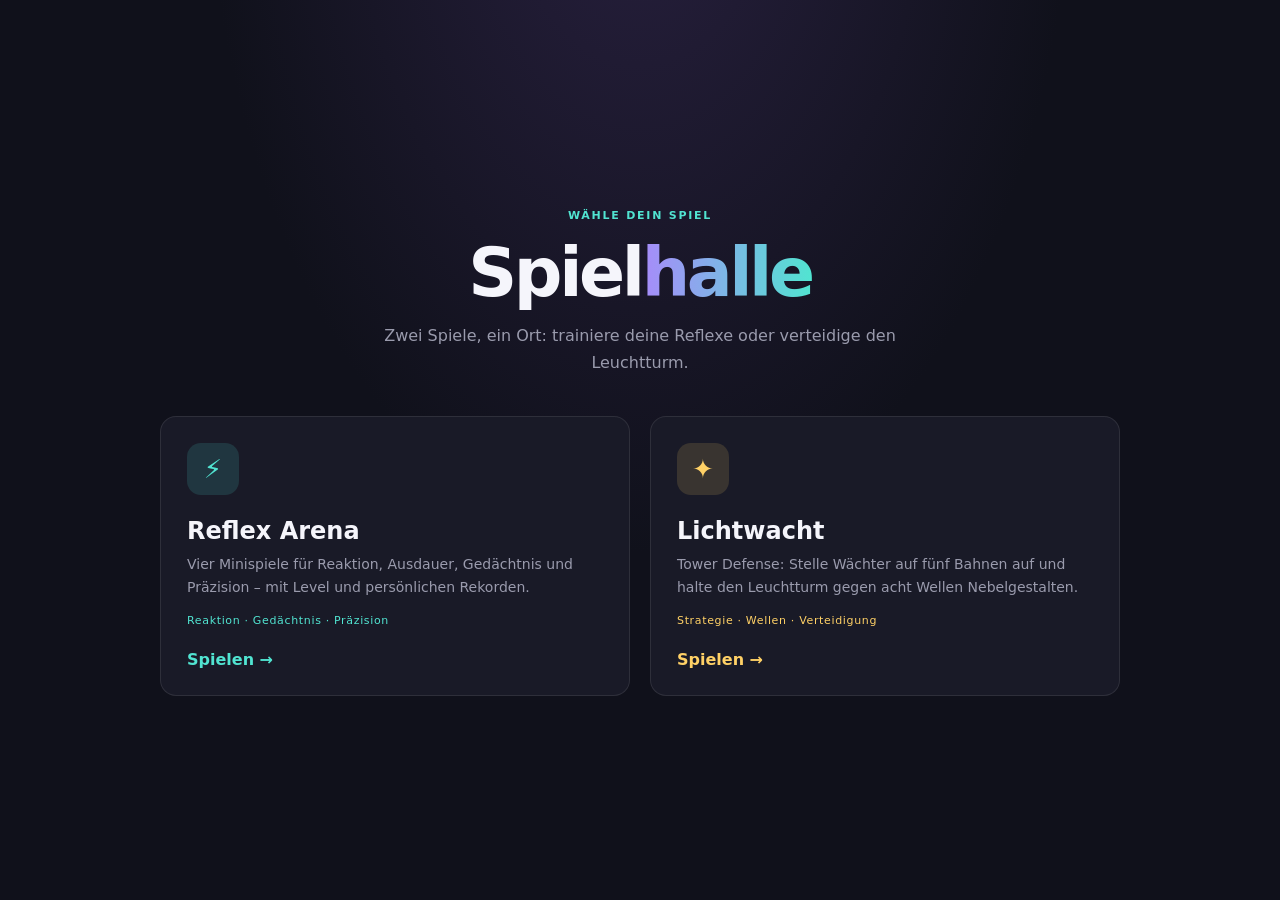
<file: index.html>
<!DOCTYPE html>
<html lang="de">
<head>
  <meta charset="UTF-8">
  <meta name="viewport" content="width=device-width, initial-scale=1">
  <meta name="theme-color" content="#10111b">
  <title>Spielauswahl</title>
  <link rel="stylesheet" href="hub.css">
</head>
<body>
  <main class="hub">
    <span class="eyebrow">WÄHLE DEIN SPIEL</span>
    <h1>Spiel<span class="accent">halle</span></h1>
    <p class="lead">Zwei Spiele, ein Ort: trainiere deine Reflexe oder verteidige den Leuchtturm.</p>

    <div class="grid">
      <a class="game" href="reflex-arena/index.html" style="--c:#51e4d1">
        <span class="icon">⚡</span>
        <h2>Reflex Arena</h2>
        <p>Vier Minispiele für Reaktion, Ausdauer, Gedächtnis und Präzision – mit Level und persönlichen Rekorden.</p>
        <span class="tag">Reaktion · Gedächtnis · Präzision</span>
        <span class="go">Spielen →</span>
      </a>

      <a class="game" href="lichtwacht/index.html" style="--c:#ffd166">
        <span class="icon">✦</span>
        <h2>Lichtwacht</h2>
        <p>Tower Defense: Stelle Wächter auf fünf Bahnen auf und halte den Leuchtturm gegen acht Wellen Nebelgestalten.</p>
        <span class="tag">Strategie · Wellen · Verteidigung</span>
        <span class="go">Spielen →</span>
      </a>
    </div>
  </main>
</body>
</html>
</file>
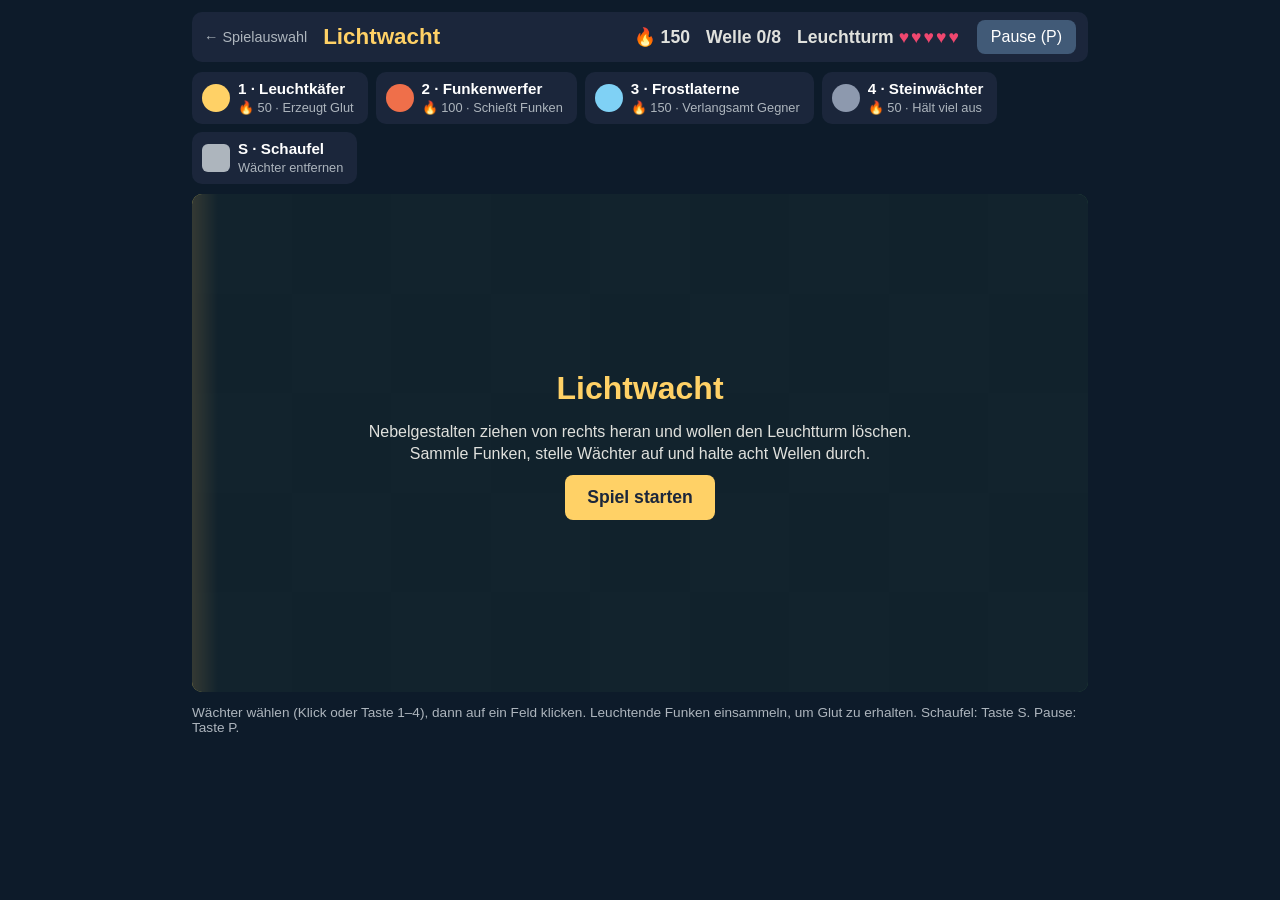
<file: lichtwacht/index.html>
<!DOCTYPE html>
<html lang="de">
<head>
  <meta charset="UTF-8">
  <meta name="viewport" content="width=device-width, initial-scale=1">
  <title>Lichtwacht – Tower Defense</title>
  <link rel="stylesheet" href="style.css">
</head>
<body>
  <main id="app">
    <header id="hud">
      <a href="../index.html" style="color:#adb5bd;text-decoration:none;font-size:0.9rem;">← Spielauswahl</a>
      <h1>Lichtwacht</h1>
      <div class="stat" title="Glut: Währung für neue Wächter">🔥 <span id="glut">0</span></div>
      <div class="stat">Welle <span id="wave">0</span>/<span id="waveTotal">0</span></div>
      <div class="stat" title="Leben des Leuchtturms">Leuchtturm <span id="base" class="hearts"></span></div>
      <button id="pauseBtn" type="button">Pause (P)</button>
    </header>

    <section id="cards" aria-label="Wächter-Auswahl"></section>

    <div id="stage">
      <canvas id="game" width="900" height="500"></canvas>
      <div id="overlay">
        <h2 id="overlayTitle"></h2>
        <p id="overlayText"></p>
        <button id="overlayBtn" type="button"></button>
      </div>
    </div>

    <p class="hint">
      Wächter wählen (Klick oder Taste 1–4), dann auf ein Feld klicken. Leuchtende Funken einsammeln, um Glut zu erhalten.
      Schaufel: Taste S. Pause: Taste P.
    </p>
  </main>

  <script src="game.js"></script>
</body>
</html>
</file>
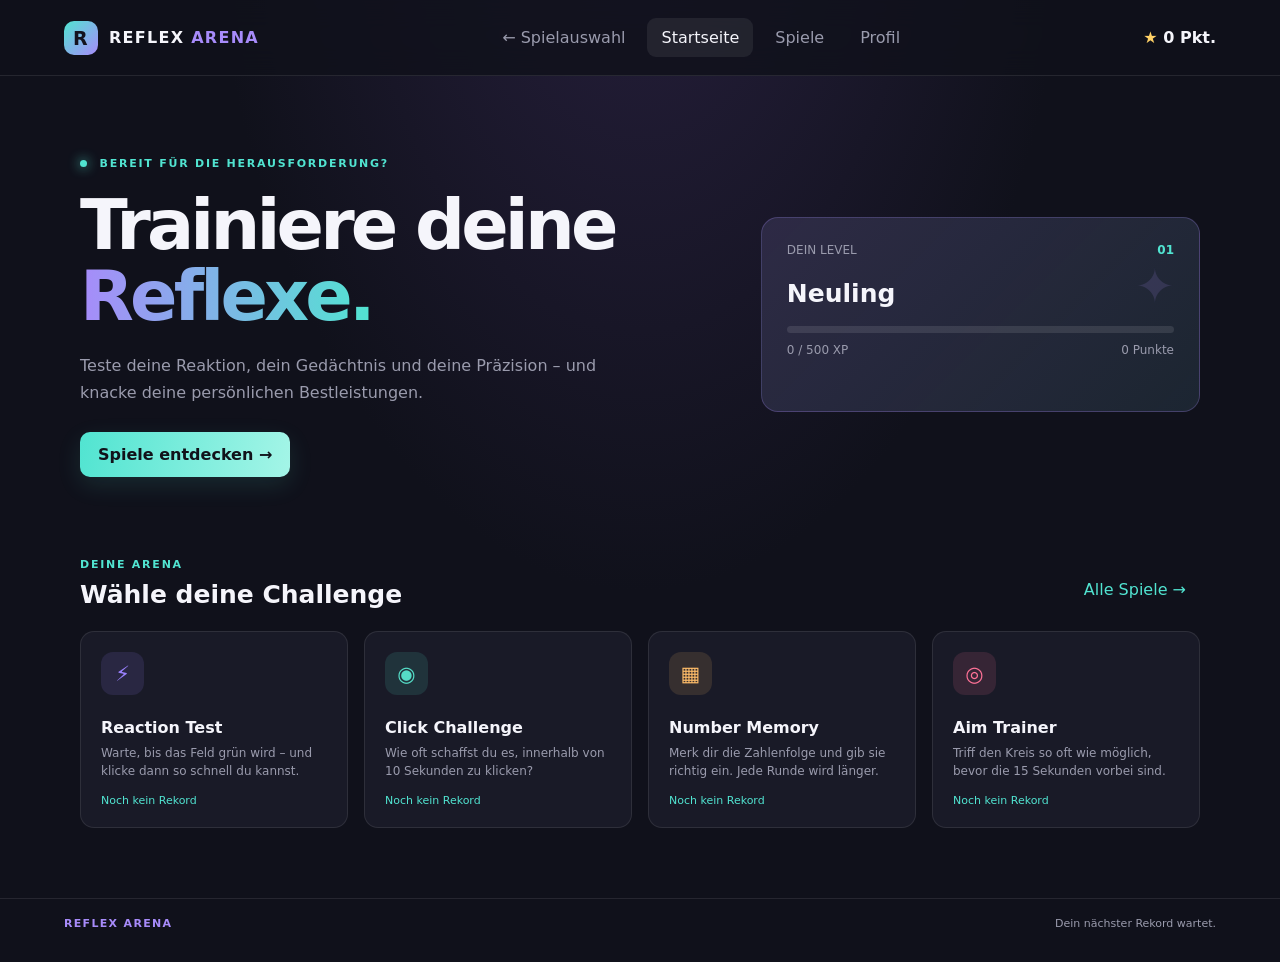
<file: reflex-arena/index.html>
<!DOCTYPE html>
<html lang="de">
<head>
  <meta charset="UTF-8">
  <meta name="viewport" content="width=device-width, initial-scale=1.0">
  <meta name="theme-color" content="#10111b">
  <title>Reflex Arena</title>
  <link rel="stylesheet" href="style.css">
  <script src="script.js" defer></script>
</head>
<body>
  <header class="topbar">
    <a class="brand" href="#" data-page="home" aria-label="Reflex Arena Startseite">
      <span class="brand-icon">R</span>
      <span>REFLEX<span class="brand-accent"> ARENA</span></span>
    </a>
    <nav class="navigation" aria-label="Hauptnavigation">
      <a class="nav-button" href="../index.html" style="text-decoration:none;">← Spielauswahl</a>
      <button class="nav-button active" data-page="home">Startseite</button>
      <button class="nav-button" data-page="games">Spiele</button>
      <button class="nav-button" data-page="profile">Profil</button>
    </nav>
    <div class="top-score"><span>★</span> <span id="header-score">0</span> Pkt.</div>
  </header>

  <main class="container">
    <section id="home-page" class="page">
      <div class="hero">
        <div class="hero-copy">
          <span class="eyebrow"><span class="live-dot"></span> BEREIT FÜR DIE HERAUSFORDERUNG?</span>
          <h1>Trainiere deine<br><span class="gradient-text">Reflexe.</span></h1>
          <p>Teste deine Reaktion, dein Gedächtnis und deine Präzision – und knacke deine persönlichen Bestleistungen.</p>
          <button class="button button-primary" data-page="games">Spiele entdecken <span aria-hidden="true">→</span></button>
        </div>
        <div class="level-card">
          <div class="level-top"><span>DEIN LEVEL</span><span id="level-number">01</span></div>
          <div class="level-name" id="level-name">Neuling</div>
          <div class="progress-track"><div id="level-progress" class="progress-fill"></div></div>
          <div class="level-foot"><span id="level-progress-text">0 / 500 XP</span><span id="level-total">0 Punkte</span></div>
          <div class="level-symbol" aria-hidden="true">✦</div>
        </div>
      </div>

      <div class="section-heading">
        <div><span class="eyebrow">DEINE ARENA</span><h2>Wähle deine Challenge</h2></div>
        <button class="text-button" data-page="games">Alle Spiele <span aria-hidden="true">→</span></button>
      </div>
      <div id="home-game-cards" class="game-grid"></div>
    </section>

    <section id="games-page" class="page hidden">
      <div id="game-selection">
        <div class="page-heading">
          <span class="eyebrow">VIER DISZIPLINEN. DEINE ARENA.</span>
          <h1>Spiele</h1>
          <p>Wähle ein Minispiel und verbessere deine Bestleistung.</p>
        </div>
        <div id="all-game-cards" class="game-grid"></div>
      </div>

      <section id="game-view" class="game-view hidden">
        <button id="back-to-games" class="text-button back-button">← Zurück zur Spielauswahl</button>
        <div class="game-heading">
          <div><span id="game-category" class="eyebrow"></span><h1 id="game-title"></h1></div>
          <div class="game-best">Dein Rekord <strong id="game-best">Noch keiner</strong></div>
        </div>
        <p id="game-instructions" class="game-instructions"></p>
        <div id="game-area" class="game-area"></div>
      </section>
    </section>

    <section id="profile-page" class="page hidden">
      <div class="page-heading">
        <span class="eyebrow">DEIN FORTSCHRITT</span>
        <h1>Spielerprofil</h1>
        <p>Deine Bestleistungen und Punkte – gespeichert auf diesem Gerät.</p>
      </div>
      <div class="profile-card">
        <div class="profile-avatar">✦</div>
        <div class="profile-info">
          <label for="username">Benutzername</label>
          <input id="username" maxlength="20" placeholder="Dein Name">
          <span class="save-hint">Wird automatisch gespeichert</span>
        </div>
        <div class="profile-stats">
          <div><span>LEVEL</span><strong id="profile-level">1</strong></div>
          <div><span>GESAMTPUNKTE</span><strong id="profile-total">0</strong></div>
        </div>
      </div>
      <div class="section-heading profile-heading"><div><span class="eyebrow">DEINE ERGEBNISSE</span><h2>Persönliche Rekorde</h2></div></div>
      <div id="profile-records" class="record-list"></div>
    </section>
  </main>

  <footer><span>REFLEX ARENA</span><span>Dein nächster Rekord wartet.</span></footer>
</body>
</html>
</file>
<file: hub.css>
:root {
  color-scheme: dark;
  --bg: #10111b;
  --panel: #191a27;
  --panel-light: #202131;
  --text: #f5f5fb;
  --muted: #9a9bad;
  --purple: #a78bfa;
  --cyan: #51e4d1;
  --border: rgba(255, 255, 255, 0.09);
}

* { box-sizing: border-box; }

body {
  margin: 0;
  min-height: 100vh;
  display: flex;
  align-items: center;
  justify-content: center;
  background: radial-gradient(ellipse at 50% -20%, #28203f 0, var(--bg) 48%);
  color: var(--text);
  font-family: Inter, ui-sans-serif, system-ui, -apple-system, "Segoe UI", sans-serif;
}

.hub {
  width: min(960px, 92%);
  padding: 48px 0;
  text-align: center;
}

.eyebrow {
  color: var(--cyan);
  font-size: 11px;
  font-weight: 800;
  letter-spacing: 0.16em;
}

h1 {
  margin: 14px 0;
  font-size: clamp(42px, 7vw, 68px);
  letter-spacing: -0.05em;
  line-height: 1.05;
}

.accent {
  background: linear-gradient(90deg, var(--purple), var(--cyan));
  -webkit-background-clip: text;
  background-clip: text;
  -webkit-text-fill-color: transparent;
}

.lead {
  margin: 0 auto 40px;
  max-width: 520px;
  color: var(--muted);
  line-height: 1.7;
}

.grid {
  display: grid;
  grid-template-columns: repeat(2, 1fr);
  gap: 20px;
}

.game {
  display: flex;
  flex-direction: column;
  align-items: flex-start;
  min-height: 280px;
  padding: 26px;
  text-align: left;
  text-decoration: none;
  color: inherit;
  background: var(--panel);
  border: 1px solid var(--border);
  border-radius: 16px;
  transition: transform 0.2s ease, border-color 0.2s ease, background 0.2s ease;
}

.game:hover,
.game:focus-visible {
  transform: translateY(-6px);
  background: var(--panel-light);
  border-color: var(--c);
  outline: none;
}

.icon {
  width: 52px;
  height: 52px;
  display: grid;
  place-items: center;
  margin-bottom: 22px;
  border-radius: 14px;
  font-size: 26px;
  color: var(--c);
  background: color-mix(in srgb, var(--c) 14%, transparent);
}

.game h2 { margin: 0 0 8px; font-size: 24px; }
.game p { margin: 0; color: var(--muted); line-height: 1.6; font-size: 14px; }

.tag {
  margin-top: 16px;
  font-size: 11px;
  letter-spacing: 0.06em;
  color: var(--c);
}

.go {
  margin-top: auto;
  padding-top: 18px;
  font-weight: 800;
  color: var(--c);
}

@media (max-width: 700px) {
  .grid { grid-template-columns: 1fr; }
  .game { min-height: 0; }
}

@media (prefers-reduced-motion: reduce) {
  * { transition-duration: 0.01ms !important; }
}
</file>
<file: lichtwacht/style.css>
/* ===== Grundlayout ===== */
* { box-sizing: border-box; }

body {
  margin: 0;
  min-height: 100vh;
  background: #0d1b2a;
  color: #e0e1dd;
  font-family: "Trebuchet MS", "Segoe UI", sans-serif;
  display: flex;
  justify-content: center;
}

#app {
  width: 100%;
  max-width: 920px;
  padding: 12px;
}

/* ===== HUD ===== */
#hud {
  display: flex;
  align-items: center;
  gap: 16px;
  flex-wrap: wrap;
  padding: 8px 12px;
  background: #1b263b;
  border-radius: 10px;
}

#hud h1 {
  margin: 0;
  font-size: 1.4rem;
  color: #ffd166;
  margin-right: auto;
}

.stat {
  font-size: 1.1rem;
  font-weight: bold;
}

.hearts { color: #ef476f; letter-spacing: 2px; }

button {
  font: inherit;
  cursor: pointer;
  border: none;
  border-radius: 8px;
  padding: 8px 14px;
  background: #415a77;
  color: #fff;
}
button:hover { background: #52729a; }

/* ===== Einheiten-Auswahl ===== */
#cards {
  display: flex;
  gap: 8px;
  flex-wrap: wrap;
  margin: 10px 0;
}

.card {
  position: relative;
  overflow: hidden;
  display: flex;
  align-items: center;
  gap: 8px;
  padding: 6px 12px 6px 8px;
  background: #1b263b;
  border: 2px solid transparent;
  border-radius: 10px;
  text-align: left;
  min-width: 150px;
}

.card.selected { border-color: #ffd166; background: #274060; }
.card.disabled { opacity: 0.45; }

.card .swatch {
  width: 28px;
  height: 28px;
  border-radius: 50%;
  flex-shrink: 0;
}
.card .swatch.shovel { border-radius: 6px; background: #adb5bd; }

.card .name { font-weight: bold; font-size: 0.95rem; }
.card .info { font-size: 0.8rem; color: #adb5bd; }

/* Abkling-Anzeige der Karte */
.card .cd {
  position: absolute;
  left: 0; bottom: 0;
  width: 100%;
  height: 0;
  background: rgba(0, 0, 0, 0.55);
  pointer-events: none;
}

/* ===== Spielfeld ===== */
#stage {
  position: relative;
  line-height: 0;
}

canvas {
  width: 100%;
  height: auto;
  border-radius: 10px;
  background: #1b4332;
  touch-action: manipulation;
  cursor: pointer;
}

#overlay {
  position: absolute;
  inset: 0;
  display: flex;
  flex-direction: column;
  align-items: center;
  justify-content: center;
  gap: 10px;
  padding: 20px;
  text-align: center;
  line-height: 1.4;
  background: rgba(13, 27, 42, 0.82);
  border-radius: 10px;
}
#overlay.hidden { display: none; }
#overlay h2 { margin: 0; font-size: 2rem; color: #ffd166; }
#overlay p { margin: 0; max-width: 560px; }
#overlay button { font-size: 1.1rem; padding: 10px 22px; background: #ffd166; color: #1b263b; font-weight: bold; }
#overlay button:hover { background: #ffe29a; }

.hint {
  font-size: 0.85rem;
  color: #adb5bd;
}
</file>
<file: reflex-arena/style.css>
@import url('data:text/css,');

:root {
  color-scheme: dark;
  --bg: #10111b;
  --panel: #191a27;
  --panel-light: #202131;
  --text: #f5f5fb;
  --muted: #9a9bad;
  --purple: #a78bfa;
  --cyan: #51e4d1;
  --border: rgba(255,255,255,.09);
}

* { box-sizing: border-box; }
body {
  margin: 0;
  min-height: 100vh;
  background: radial-gradient(ellipse at 50% -20%, #28203f 0, var(--bg) 48%);
  color: var(--text);
  font-family: Inter, ui-sans-serif, system-ui, -apple-system, "Segoe UI", sans-serif;
}
button, input { font: inherit; }
button { color: inherit; cursor: pointer; }
.topbar {
  height: 76px; padding: 0 max(5vw, 22px); display: flex; align-items: center;
  justify-content: space-between; border-bottom: 1px solid var(--border);
  background: rgba(16,17,27,.83); position: sticky; top: 0; z-index: 5; backdrop-filter: blur(14px);
}
.brand { display: flex; align-items: center; gap: 11px; color: var(--text); text-decoration: none; font-weight: 850; letter-spacing: .08em; }
.brand-icon {
  width: 34px; height: 34px; border-radius: 10px; display: grid; place-items: center;
  color: #14131e; background: linear-gradient(135deg, var(--cyan), var(--purple)); font-size: 19px;
}
.brand-accent { color: var(--purple); }
.navigation { display: flex; align-items: center; gap: 8px; }
.nav-button, .text-button { border: 0; background: transparent; color: var(--muted); padding: 10px 14px; border-radius: 9px; }
.nav-button:hover, .nav-button.active { color: var(--text); background: rgba(255,255,255,.07); }
.top-score { color: var(--text); font-weight: 700; }
.top-score span:first-child { color: #ffd166; }
.container { width: min(1120px, 90%); min-height: calc(100vh - 140px); margin: 0 auto; padding: 56px 0 70px; }
.page.hidden, .hidden { display: none !important; }
.hero { display: grid; grid-template-columns: 1.45fr 1fr; gap: 44px; align-items: center; padding: 20px 0 76px; }
.eyebrow { color: var(--cyan); font-size: 11px; font-weight: 800; letter-spacing: .16em; }
.live-dot { display: inline-block; width: 7px; height: 7px; margin-right: 7px; background: var(--cyan); border-radius: 50%; box-shadow: 0 0 12px var(--cyan); }
h1, h2, p { margin-top: 0; }
.hero h1 { margin: 19px 0; font-size: clamp(42px, 6vw, 70px); letter-spacing: -.055em; line-height: 1.02; }
.gradient-text { color: var(--purple); background: linear-gradient(90deg, var(--purple), var(--cyan)); -webkit-background-clip: text; background-clip: text; -webkit-text-fill-color: transparent; }
.hero-copy > p, .page-heading > p { max-width: 525px; color: var(--muted); line-height: 1.7; }
.button { border: 0; border-radius: 10px; padding: 13px 18px; font-weight: 750; transition: transform .18s, filter .18s; }
.button:hover { transform: translateY(-2px); filter: brightness(1.12); }
.button-primary { margin-top: 10px; color: #11121a; background: linear-gradient(100deg, var(--cyan), #a4f5e7); }
.button-secondary { background: rgba(255,255,255,.09); border: 1px solid var(--border); }
.level-card {
  min-height: 195px; padding: 25px; position: relative; overflow: hidden;
  border: 1px solid rgba(167,139,250,.25); border-radius: 17px;
  background: linear-gradient(135deg, rgba(167,139,250,.14), rgba(81,228,209,.06)), var(--panel);
}
.level-top, .level-foot { display: flex; justify-content: space-between; color: var(--muted); font-size: 12px; }
.level-top span:last-child { color: var(--cyan); font-weight: 800; }
.level-name { margin: 22px 0 18px; font-size: 25px; font-weight: 800; }
.progress-track { height: 7px; overflow: hidden; border-radius: 99px; background: rgba(255,255,255,.1); }
.progress-fill { width: 0; height: 100%; border-radius: inherit; background: linear-gradient(90deg, var(--purple), var(--cyan)); transition: width .3s; }
.level-foot { margin-top: 10px; }
.level-symbol { position: absolute; right: 24px; top: 40px; font-size: 48px; color: rgba(167,139,250,.15); }
.section-heading { display: flex; align-items: end; justify-content: space-between; gap: 20px; margin-bottom: 22px; }
.section-heading h2 { margin: 8px 0 0; font-size: 25px; }
.text-button { color: var(--cyan); }
.text-button:hover { color: white; }
.game-grid { display: grid; grid-template-columns: repeat(4, 1fr); gap: 16px; }
.game-card {
  min-height: 190px; text-align: left; padding: 20px; background: var(--panel);
  border: 1px solid var(--border); border-radius: 14px; transition: .2s ease;
}
.game-card:hover { transform: translateY(-5px); border-color: rgba(81,228,209,.5); background: var(--panel-light); }
.game-icon { width: 43px; height: 43px; display: grid; place-items: center; border-radius: 12px; font-size: 21px; margin-bottom: 23px; }
.game-card h3 { margin: 0 0 7px; font-size: 16px; }
.game-card p { margin: 0; color: var(--muted); font-size: 12px; line-height: 1.5; }
.card-record { margin-top: 14px; color: var(--cyan); font-size: 11px; }
.page-heading { margin-bottom: 30px; }
.page-heading h1, .game-heading h1 { margin: 10px 0; font-size: clamp(34px, 5vw, 48px); letter-spacing: -.04em; }
.page-heading p { margin-bottom: 0; }
.game-view { max-width: 850px; margin: auto; }
.back-button { padding-left: 0; margin-bottom: 22px; }
.game-heading { display: flex; justify-content: space-between; gap: 20px; align-items: center; }
.game-best { text-align: right; color: var(--muted); font-size: 12px; }
.game-best strong { display: block; color: var(--cyan); margin-top: 5px; font-size: 15px; }
.game-instructions { color: var(--muted); line-height: 1.6; }
.game-area {
  min-height: 300px; margin-top: 20px; padding: 25px; display: grid; place-items: center;
  border: 1px solid var(--border); border-radius: 17px; background: var(--panel);
  text-align: center;
}
.game-message { color: var(--muted); margin: 0 0 18px; }
.game-number { font-size: clamp(36px, 8vw, 65px); font-weight: 850; letter-spacing: .12em; }
.game-input { width: min(320px, 100%); padding: 13px; margin: 14px 0; border: 1px solid var(--border); border-radius: 9px; background: #11121b; color: white; text-align: center; font-size: 20px; }
.reaction-box { width: 100%; min-height: 220px; display: grid; place-content: center; border-radius: 12px; background: #252637; transition: background .15s; cursor: pointer; }
.reaction-box.waiting { background: #673d59; }
.reaction-box.ready { background: #168a69; }
.reaction-box p { margin: 0; font-size: 22px; font-weight: 800; }
.timer { font-size: 18px; color: var(--cyan); font-weight: 800; margin-bottom: 10px; }
.aim-area { width: 100%; height: 270px; position: relative; overflow: hidden; border-radius: 12px; background: #11121b; border: 1px solid var(--border); }
.aim-target { width: 38px; height: 38px; position: absolute; border: 4px solid white; border-radius: 50%; background: #fa668d; box-shadow: 0 0 18px rgba(250,102,141,.55); }
.profile-card { display: flex; align-items: center; gap: 20px; padding: 25px; background: var(--panel); border: 1px solid var(--border); border-radius: 15px; }
.profile-avatar { width: 58px; height: 58px; display: grid; place-items: center; color: #10111b; border-radius: 15px; background: linear-gradient(135deg,var(--cyan),var(--purple)); font-size: 26px; }
.profile-info { flex: 1; }
.profile-info label, .profile-info input { display: block; }
.profile-info label { color: var(--muted); font-size: 12px; margin-bottom: 7px; }
.profile-info input { width: min(260px,100%); color: white; border: 1px solid var(--border); background: #11121b; padding: 9px 11px; border-radius: 8px; }
.save-hint { display: inline-block; margin-top: 6px; color: var(--muted); font-size: 10px; }
.profile-stats { display: flex; gap: 28px; }
.profile-stats div span, .profile-stats strong { display: block; }
.profile-stats div span { color: var(--muted); font-size: 10px; letter-spacing: .08em; }
.profile-stats strong { margin-top: 6px; font-size: 22px; }
.profile-heading { margin-top: 40px; }
.record-list { display: grid; gap: 10px; }
.record-row { display: flex; align-items: center; justify-content: space-between; gap: 16px; padding: 17px 20px; background: var(--panel); border: 1px solid var(--border); border-radius: 12px; }
.record-name { font-weight: 750; }
.record-subtitle { color: var(--muted); font-size: 12px; margin-top: 4px; }
.record-value { color: var(--cyan); font-weight: 800; text-align: right; }
footer { min-height: 64px; padding: 18px 5%; border-top: 1px solid var(--border); display: flex; justify-content: space-between; color: var(--muted); font-size: 11px; }
footer span:first-child { color: var(--purple); font-weight: 800; letter-spacing: .12em; }

@media (max-width: 800px) {
  .game-grid { grid-template-columns: repeat(2, 1fr); }
  .hero { gap: 24px; }
}
@media (max-width: 580px) {
  .topbar { height: auto; min-height: 68px; flex-wrap: wrap; gap: 5px; padding: 12px 5%; }
  .brand { font-size: 13px; }
  .navigation { order: 3; width: 100%; justify-content: center; }
  .nav-button { flex: 1; padding: 8px 5px; font-size: 13px; }
  .top-score { font-size: 13px; }
  .container { padding: 35px 0 50px; }
  .hero { grid-template-columns: 1fr; padding-bottom: 48px; }
  .hero h1 { font-size: 48px; }
  .game-grid { gap: 10px; }
  .game-card { min-height: 172px; padding: 15px; }
  .game-heading { align-items: start; flex-direction: column; gap: 0; }
  .game-best { text-align: left; margin-bottom: 12px; }
  .profile-card { align-items: start; flex-wrap: wrap; padding: 18px; }
  .profile-info { min-width: calc(100% - 85px); }
  .profile-stats { width: 100%; justify-content: space-around; padding-top: 12px; }
  .game-area { padding: 16px; min-height: 270px; }
  footer { gap: 12px; }
}


/* Ergänzungen: Fokus, Spielzustände und bessere Darstellung auf kleinen Displays */
:focus-visible {
  outline: 3px solid var(--cyan);
  outline-offset: 3px;
}
button:disabled { cursor: not-allowed; opacity: .65; }
.game-card { display: flex; flex-direction: column; align-items: flex-start; }
.game-card .card-record { margin-top: auto; padding-top: 14px; }
.button-primary { box-shadow: 0 8px 24px rgba(81, 228, 209, .12); }
.button-primary:active { transform: translateY(0) scale(.98); }
.game-area > div { width: 100%; }
#click-button { min-width: 180px; min-height: 64px; font-size: 20px; }
.aim-target { padding: 0; }
.record-row { transition: border-color .2s ease, transform .2s ease; }
.record-row:hover { border-color: rgba(81, 228, 209, .35); }
.profile-info input:focus, .game-input:focus {
  outline: 2px solid var(--cyan);
  outline-offset: 2px;
}
@media (max-width: 800px) {
  .hero { grid-template-columns: 1fr 0.85fr; }
  .game-grid { grid-template-columns: repeat(2, minmax(0, 1fr)); }
}
@media (max-width: 580px) {
  .hero { grid-template-columns: 1fr; }
  .section-heading { align-items: flex-start; }
  .section-heading h2 { font-size: 21px; }
  .game-card { min-height: 180px; }
  .record-row { align-items: flex-start; }
  .record-value { max-width: 45%; }
}
@media (prefers-reduced-motion: reduce) {
  *, *::before, *::after { scroll-behavior: auto !important; transition-duration: .01ms !important; animation-duration: .01ms !important; }
}
</file>
